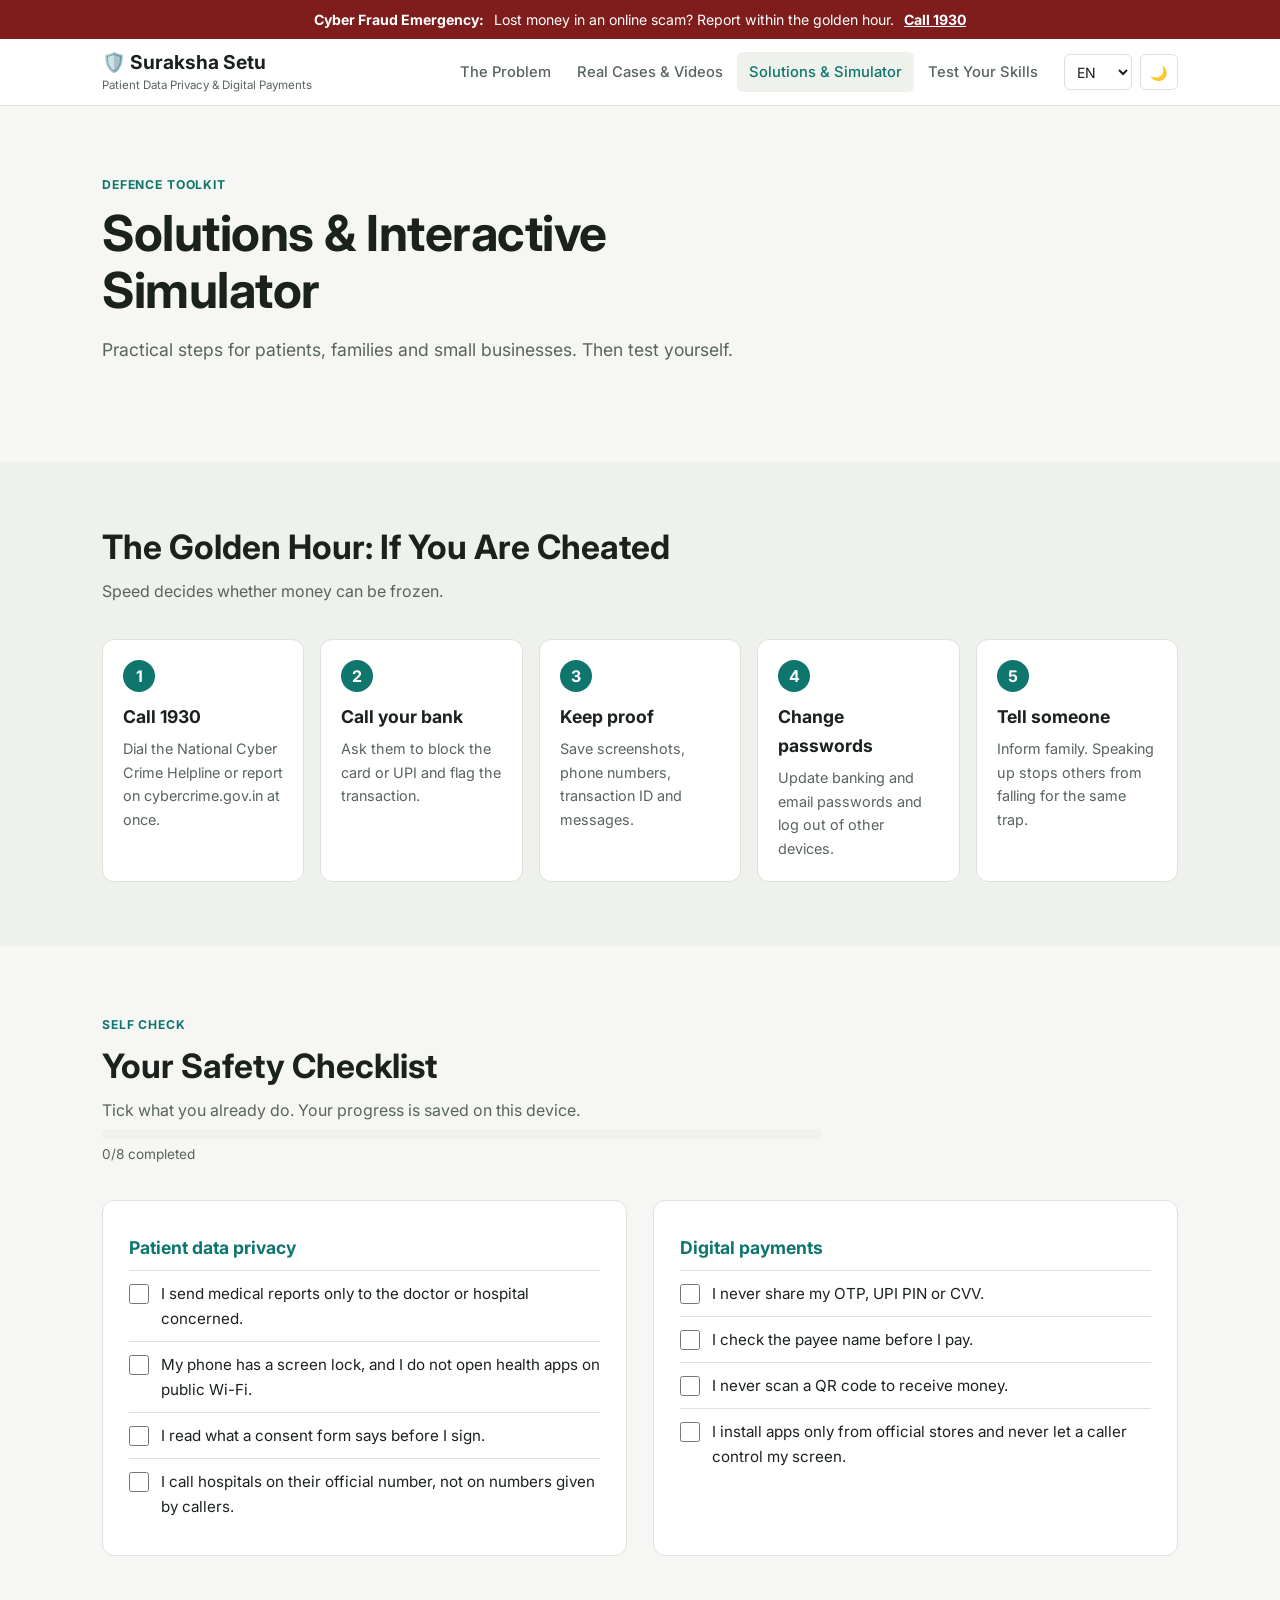
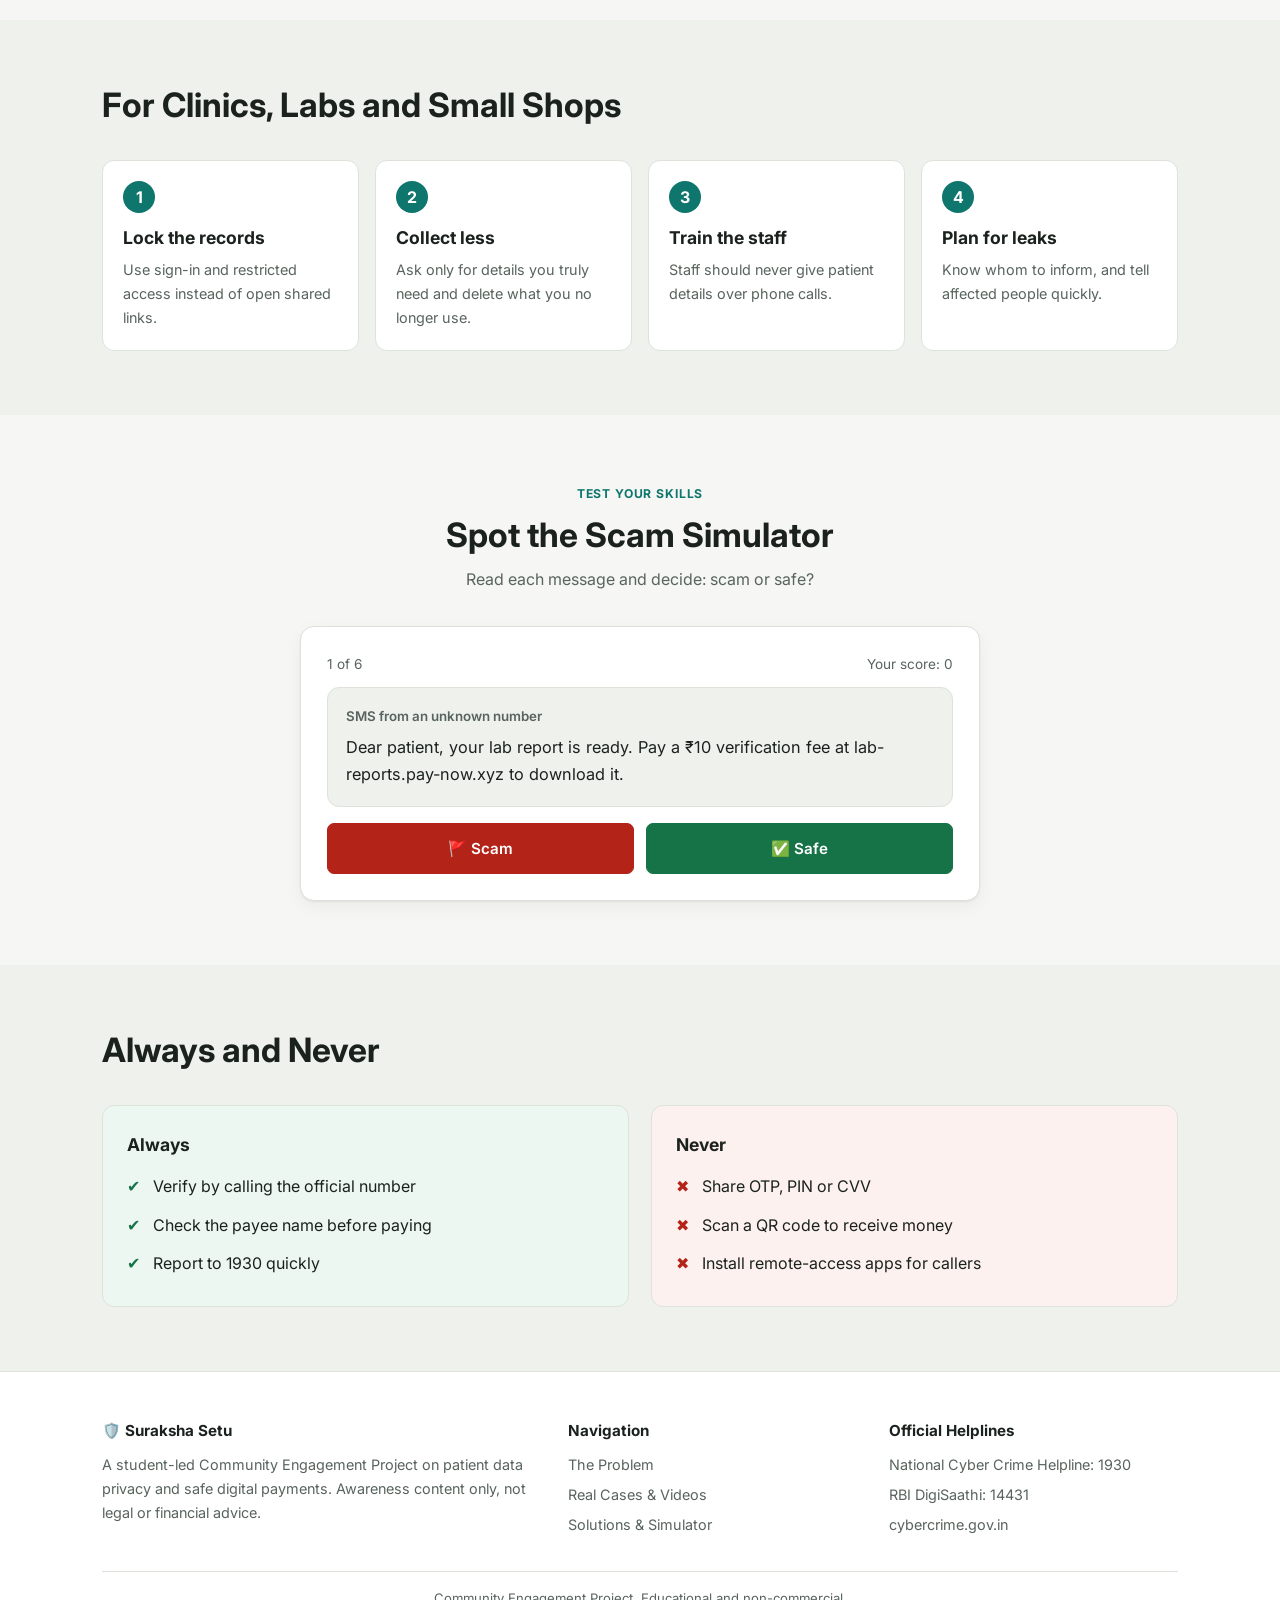
<file: solutions.html>
<!DOCTYPE html>
<html lang="en">
<head>
<meta charset="UTF-8">
<meta name="viewport" content="width=device-width, initial-scale=1">
<meta name="description" content="Community awareness project on patient data privacy and safe digital payments in English, Hindi and Marathi.">
<title>Suraksha Setu</title>
<link rel="preconnect" href="https://fonts.googleapis.com">
<link rel="preconnect" href="https://fonts.gstatic.com" crossorigin>
<link href="https://fonts.googleapis.com/css2?family=Inter:wght@400;500;600;700;800&family=Noto+Sans+Devanagari:wght@400;500;600;700&display=swap" rel="stylesheet">
<link rel="stylesheet" href="style.css">
<script src="lang.js"></script>
<script src="app.js" defer></script>
</head>
<body data-title="n3">
<div class="alertbar"><div class="wrap"><b data-i18n="al_b"></b><span data-i18n="al_t"></span><a href="tel:1930" data-i18n="al_h"></a></div></div>
<header><div class="wrap bar">
 <a class="brand" href="index.html"><b>🛡️ <span data-i18n="brand">Suraksha Setu</span></b><small data-i18n="brand_s"></small></a>
 <nav>
  <a href="index.html" data-i18n="n1">The Problem</a>
  <a href="cases.html" data-i18n="n2">Real Cases & Videos</a>
  <a href="solutions.html" class="on" data-i18n="n3">Solutions & Simulator</a>
  <a href="solutions.html#interactive-sim" data-i18n="n4">Test Your Skills</a>
 </nav>
 <div class="tools">
  <select id="langSel" aria-label="Language"><option value="en">EN</option><option value="hi">हिंदी</option><option value="mr">मराठी</option></select>
  <button class="ib" id="themeBtn" aria-label="Theme">🌙</button>
  <button class="ib menu" id="menuBtn" aria-label="Menu">☰</button>
 </div>
</div></header>
<main>
<section><div class="wrap"><div class="head rv"><span class="tag" data-i18n="sl_tag"></span><h1 data-i18n="sl_h1"></h1><p class="lead" data-i18n="sl_p"></p></div></div></section>
<section class="alt" id="emergency-response"><div class="wrap">
 <div class="head rv"><h2 data-i18n="gh_h2"></h2><p data-i18n="gh_p"></p></div>
 <div class="steps rv">
  <div><h3 data-i18n="g1_t"></h3><p data-i18n="g1_d"></p></div><div><h3 data-i18n="g2_t"></h3><p data-i18n="g2_d"></p></div>
  <div><h3 data-i18n="g3_t"></h3><p data-i18n="g3_d"></p></div><div><h3 data-i18n="g4_t"></h3><p data-i18n="g4_d"></p></div>
  <div><h3 data-i18n="g5_t"></h3><p data-i18n="g5_d"></p></div>
 </div>
</div></section>
<section><div class="wrap">
 <div class="head rv"><span class="tag" data-i18n="ck_tag"></span><h2 data-i18n="ck_h2"></h2><p data-i18n="ck_p"></p>
  <div class="prog"><i id="progBar"></i></div><div class="progt"><span id="progNum">0/8</span> <span data-i18n="ck_prog"></span></div></div>
 <div class="ps rv" id="checklist">
  <div class="ck"><h3 data-i18n="ck_a"></h3>
   <label><input type="checkbox"><span data-i18n="ck1"></span></label><label><input type="checkbox"><span data-i18n="ck2"></span></label>
   <label><input type="checkbox"><span data-i18n="ck3"></span></label><label><input type="checkbox"><span data-i18n="ck4"></span></label></div>
  <div class="ck"><h3 data-i18n="ck_b"></h3>
   <label><input type="checkbox"><span data-i18n="ck5"></span></label><label><input type="checkbox"><span data-i18n="ck6"></span></label>
   <label><input type="checkbox"><span data-i18n="ck7"></span></label><label><input type="checkbox"><span data-i18n="ck8"></span></label></div>
 </div>
</div></section>
<section class="alt" id="customer-protection"><div class="wrap">
 <div class="head rv"><h2 data-i18n="biz_h2"></h2></div>
 <div class="steps rv">
  <div><h3 data-i18n="biz1_t"></h3><p data-i18n="biz1_d"></p></div><div><h3 data-i18n="biz2_t"></h3><p data-i18n="biz2_d"></p></div>
  <div><h3 data-i18n="biz3_t"></h3><p data-i18n="biz3_d"></p></div><div><h3 data-i18n="biz4_t"></h3><p data-i18n="biz4_d"></p></div>
 </div>
</div></section>
<section id="interactive-sim"><div class="wrap">
 <div class="head center rv" style="text-align:center"><span class="tag" data-i18n="sim_tag"></span><h2 data-i18n="sim_h2"></h2><p data-i18n="sim_p"></p></div>
 <div class="sim rv" id="sim"></div>
</div></section>
<section class="alt"><div class="wrap">
 <div class="head rv"><h2 data-i18n="rl_h2"></h2></div>
 <div class="rules rv">
  <div class="a"><h3 data-i18n="rl_a"></h3><ul><li data-i18n="ra1"></li><li data-i18n="ra2"></li><li data-i18n="ra3"></li></ul></div>
  <div class="n"><h3 data-i18n="rl_n"></h3><ul><li data-i18n="rn1"></li><li data-i18n="rn2"></li><li data-i18n="rn3"></li></ul></div>
 </div>
</div></section>
</main>
<footer><div class="wrap">
 <div class="fg">
  <div><h3>🛡️ <span data-i18n="brand"></span></h3><p data-i18n="f_about"></p></div>
  <div><h3 data-i18n="f_nav"></h3><a href="index.html" data-i18n="n1"></a><a href="cases.html" data-i18n="n2"></a><a href="solutions.html" data-i18n="n3"></a></div>
  <div><h3 data-i18n="f_help"></h3><a href="tel:1930" data-i18n="f_h1"></a><a href="tel:14431" data-i18n="f_h2"></a><a href="https://cybercrime.gov.in" target="_blank" rel="noopener">cybercrime.gov.in</a></div>
 </div>
 <div class="copy" data-i18n="f_copy"></div>
</div></footer>
<button id="top" aria-label="Top">↑</button>
</body></html>
</file>
<file: style.css>
:root{--bg:#f6f7f4;--surface:#fff;--alt:#eef1ec;--text:#1b221e;--muted:#58645d;--line:#dde2db;--accent:#0f766e;--accent-2:#0b5a54;--on-accent:#fff;--bad:#b42318;--bad-bg:#fdf1ef;--good:#157347;--good-bg:#edf7f1;--warn:#9a3412;--alert:#7f1d1d;--shadow:0 1px 2px rgba(0,0,0,.06),0 6px 18px rgba(0,0,0,.05)}
[data-theme=dark]{--bg:#0f1311;--surface:#171d1a;--alt:#1d2420;--text:#e8eee9;--muted:#9aa8a0;--line:#2a332e;--accent:#2dd4bf;--accent-2:#5eead4;--on-accent:#06201c;--bad:#ff8a7a;--bad-bg:#2a1a18;--good:#6fd39a;--good-bg:#14261b;--warn:#fdba74;--alert:#450a0a;--shadow:none}
*{box-sizing:border-box;margin:0;padding:0}
html{scroll-behavior:smooth}
body{font-family:'Inter','Noto Sans Devanagari',system-ui,sans-serif;background:var(--bg);color:var(--text);line-height:1.65;transition:background .25s,color .25s}
a{color:var(--accent)}
img{max-width:100%;display:block}
.wrap{max-width:1120px;margin:0 auto;padding:0 22px}
/* alert bar */
.alertbar{background:var(--alert);color:#fff;font-size:.88rem;padding:8px 0}
.alertbar .wrap{display:flex;justify-content:center;gap:10px;flex-wrap:wrap;text-align:center}
.alertbar a{color:#fff;font-weight:700}
/* header */
header{position:sticky;top:0;z-index:60;background:var(--surface);border-bottom:1px solid var(--line)}
.bar{display:flex;align-items:center;gap:14px;min-height:66px}
.brand{text-decoration:none;color:var(--text);line-height:1.2;margin-right:auto}
.brand b{font-size:1.2rem;display:block}
.brand b i{font-style:normal;color:var(--accent)}
.brand small{color:var(--muted);font-size:.72rem}
nav{display:flex;gap:2px}
nav a{padding:8px 12px;border-radius:6px;text-decoration:none;color:var(--muted);font-weight:500;font-size:.92rem;white-space:nowrap}
nav a:hover{background:var(--alt);color:var(--text)}
nav a.on{color:var(--accent);background:var(--alt)}
.tools{display:flex;gap:8px}
.tools select,.ib{font:inherit;font-size:.88rem;background:var(--surface);color:var(--text);border:1px solid var(--line);border-radius:6px;padding:6px 8px;cursor:pointer}
.ib{width:38px;height:36px;padding:0}
.menu{display:none}
/* generic */
section{padding:64px 0}
section.alt{background:var(--alt)}
.tag{display:inline-block;font-size:.76rem;font-weight:700;letter-spacing:.07em;text-transform:uppercase;color:var(--accent);margin-bottom:10px}
h1{font-size:clamp(2rem,4.6vw,3.1rem);line-height:1.15;margin-bottom:16px;letter-spacing:-.01em}
h2{font-size:clamp(1.55rem,3vw,2.1rem);line-height:1.25;margin-bottom:10px}
h3{font-size:1.1rem;margin-bottom:6px}
.lead{color:var(--muted);font-size:1.1rem;max-width:640px}
.head{max-width:720px;margin-bottom:34px}
.head p{color:var(--muted)}
.center{text-align:center;margin-left:auto;margin-right:auto}
.btn{display:inline-block;padding:12px 22px;border-radius:7px;font-weight:600;text-decoration:none;border:1.5px solid var(--accent);background:var(--accent);color:var(--on-accent);margin:0 8px 10px 0;cursor:pointer;font:inherit;font-weight:600;font-size:.95rem;transition:transform .15s}
.btn:hover{transform:translateY(-2px)}
.btn.alt{background:transparent;color:var(--accent)}
.grid2{display:grid;grid-template-columns:1.05fr .95fr;gap:44px;align-items:center}
.grid3{display:grid;grid-template-columns:repeat(auto-fit,minmax(280px,1fr));gap:22px}
.card{background:var(--surface);border:1px solid var(--line);border-radius:12px;overflow:hidden;box-shadow:var(--shadow);display:flex;flex-direction:column}
.card .body{padding:22px}
.card p{color:var(--muted);font-size:.95rem}
.card ul{list-style:none;margin-top:12px}
.card li{font-size:.92rem;padding:6px 0 6px 22px;position:relative;border-top:1px dashed var(--line)}
.card li::before{content:'▸';position:absolute;left:2px;color:var(--accent)}
.img{position:relative;background:var(--alt);overflow:hidden;aspect-ratio:16/10}
.img img{width:100%;height:100%;object-fit:cover}
.img .ph{display:none;position:absolute;inset:0;align-items:center;justify-content:center;font-size:3.4rem}
.img.failed .ph{display:flex}
.img.failed img{display:none}
.hero-img{border-radius:14px;border:1px solid var(--line);aspect-ratio:4/3}
/* stats */
.stats{background:var(--surface);border-top:1px solid var(--line);border-bottom:1px solid var(--line)}
.stats .wrap{display:grid;grid-template-columns:repeat(auto-fit,minmax(200px,1fr))}
.stat{padding:28px 18px;border-right:1px solid var(--line)}
.stat:last-child{border-right:0}
.stat b{font-size:2.3rem;color:var(--accent);display:block;line-height:1.1}
.stat span{font-size:.88rem;color:var(--muted)}
/* loop */
.loop{display:grid;grid-template-columns:repeat(auto-fit,minmax(220px,1fr));gap:0;counter-reset:s;border:1px solid var(--line);border-radius:12px;overflow:hidden;background:var(--surface)}
.loop div{padding:26px 22px;border-right:1px solid var(--line);position:relative}
.loop div:last-child{border-right:0}
.loop div::before{counter-increment:s;content:'0' counter(s);font-size:2.1rem;font-weight:800;color:var(--accent);opacity:.35;display:block;line-height:1;margin-bottom:10px}
.loop p{color:var(--muted);font-size:.92rem}
/* problem/solution */
.ps{display:grid;grid-template-columns:1fr 1fr;gap:26px}
.col{border-radius:12px;padding:26px;border:1px solid var(--line);border-top-width:5px}
.col.bad{background:var(--bad-bg);border-top-color:var(--bad)}
.col.good{background:var(--good-bg);border-top-color:var(--good)}
.col.bad>h3{color:var(--bad)}
.col.good>h3{color:var(--good)}
.col>h3{font-size:1.25rem;margin-bottom:14px}
.col .it{padding:12px 0;border-top:1px solid var(--line)}
.col .it b{display:block}
.col .it span{color:var(--muted);font-size:.93rem}
.mlist{list-style:none;margin-top:16px}
.mlist li{padding:8px 0 8px 30px;position:relative}
.mlist li::before{content:'✔';position:absolute;left:0;color:var(--accent);font-weight:700}
.cta{background:var(--accent);color:var(--on-accent);text-align:center;border-radius:14px;padding:46px 24px}
.cta p{margin:6px auto 20px;max-width:560px;opacity:.9}
.cta .btn{background:var(--on-accent);color:var(--accent);border-color:var(--on-accent);margin:0}
/* videos */
.vids{display:grid;grid-template-columns:repeat(auto-fit,minmax(300px,1fr));gap:22px}
.vid{background:var(--surface);border:1px solid var(--line);border-radius:12px;overflow:hidden;box-shadow:var(--shadow)}
.vid .fr{aspect-ratio:16/9;background:#000}
.vid iframe{width:100%;height:100%;border:0;display:block}
.vid .lk{aspect-ratio:16/9;display:flex;flex-direction:column;align-items:center;justify-content:center;gap:6px;background:var(--alt);text-decoration:none;color:var(--text);font-size:2.2rem}
.vid .lk span{font-size:.88rem;color:var(--accent);font-weight:600}
.vid .m{padding:14px 18px}
.vid .m small{color:var(--muted)}
/* cases */
.case{display:grid;grid-template-columns:.8fr 1.2fr;gap:0;background:var(--surface);border:1px solid var(--line);border-radius:12px;overflow:hidden;margin-bottom:26px;box-shadow:var(--shadow)}
.case:nth-child(even){grid-template-columns:1.2fr .8fr}
.case:nth-child(even) .img{order:2}
.case .img{aspect-ratio:auto;min-height:260px}
.case .body{padding:28px}
.sev{display:inline-block;background:var(--bad-bg);color:var(--bad);font-size:.74rem;font-weight:700;padding:3px 10px;border-radius:99px;margin-bottom:10px}
.case p{color:var(--muted);font-size:.95rem;margin-bottom:12px}
.hd{border-radius:8px;padding:11px 14px;font-size:.9rem;margin-top:8px}
.hd.h{background:var(--bad-bg);border-left:4px solid var(--bad)}
.hd.d{background:var(--good-bg);border-left:4px solid var(--good)}
.hd b{display:block;font-size:.72rem;letter-spacing:.06em;text-transform:uppercase}
.hd.h b{color:var(--bad)}.hd.d b{color:var(--good)}
/* steps */
.steps{display:grid;grid-template-columns:repeat(auto-fit,minmax(190px,1fr));gap:16px;counter-reset:g}
.steps div{background:var(--surface);border:1px solid var(--line);border-radius:12px;padding:20px}
.steps div::before{counter-increment:g;content:counter(g);width:32px;height:32px;border-radius:50%;background:var(--accent);color:var(--on-accent);display:flex;align-items:center;justify-content:center;font-weight:700;margin-bottom:10px}
.steps p{color:var(--muted);font-size:.9rem}
/* checklist */
.ck{background:var(--surface);border:1px solid var(--line);border-radius:12px;padding:26px}
.ck h3{margin:6px 0 8px;color:var(--accent)}
.ck label{display:flex;gap:12px;align-items:flex-start;padding:10px 0;border-top:1px solid var(--line);cursor:pointer;font-size:.95rem}
.ck input{width:20px;height:20px;accent-color:var(--accent);flex:none;margin-top:3px}
.prog{height:10px;background:var(--alt);border-radius:99px;overflow:hidden;margin:6px 0 4px}
.prog i{display:block;height:100%;width:0;background:var(--accent);transition:width .3s}
.progt{font-size:.85rem;color:var(--muted);margin-bottom:12px}
/* simulator */
.sim{max-width:680px;margin:0 auto;background:var(--surface);border:1px solid var(--line);border-radius:14px;padding:26px;box-shadow:var(--shadow)}
.sim .top{display:flex;justify-content:space-between;color:var(--muted);font-size:.85rem;margin-bottom:12px}
.msg{background:var(--alt);border-radius:12px;padding:18px;border:1px solid var(--line);margin-bottom:16px}
.msg small{color:var(--muted);display:block;margin-bottom:6px;font-weight:600}
.msg p{font-size:1.02rem}
.sim .row{display:flex;gap:12px;flex-wrap:wrap}
.sim .row .btn{margin:0;flex:1;min-width:140px;text-align:center}
.btn.red{background:var(--bad);border-color:var(--bad);color:#fff}
.btn.grn{background:var(--good);border-color:var(--good);color:#fff}
[data-theme=dark] .btn.red,[data-theme=dark] .btn.grn{color:#0b0b0b}
.fb{margin-top:16px;padding:14px;border-radius:8px;font-size:.95rem}
.fb.ok{background:var(--good-bg);border-left:4px solid var(--good)}
.fb.no{background:var(--bad-bg);border-left:4px solid var(--bad)}
.fb button{margin-top:12px}
.res{text-align:center;padding:10px}
.res b{font-size:3rem;color:var(--accent);display:block}
.rules{display:grid;grid-template-columns:1fr 1fr;gap:22px}
.rules div{border-radius:12px;padding:24px;border:1px solid var(--line)}
.rules .a{background:var(--good-bg)}.rules .n{background:var(--bad-bg)}
.rules h3{margin-bottom:8px}
.rules li{list-style:none;padding:6px 0 6px 26px;position:relative}
.rules .a li::before{content:'✔';position:absolute;left:0;color:var(--good)}
.rules .n li::before{content:'✖';position:absolute;left:0;color:var(--bad)}
/* footer */
footer{background:var(--surface);border-top:1px solid var(--line);padding:46px 0 22px}
.fg{display:grid;grid-template-columns:1.5fr 1fr 1fr;gap:32px}
footer h3{font-size:.95rem;margin-bottom:10px}
footer p,footer a{font-size:.9rem;color:var(--muted);text-decoration:none;display:block;margin-bottom:6px}
footer a:hover{color:var(--accent)}
.copy{border-top:1px solid var(--line);margin-top:28px;padding-top:16px;font-size:.82rem;color:var(--muted);text-align:center}
/* toast + utils */
#toast{position:fixed;left:50%;bottom:24px;transform:translate(-50%,170%);background:var(--surface);color:var(--text);border:1px solid var(--line);border-radius:14px;padding:20px;width:min(94vw,450px);box-shadow:0 12px 36px rgba(0,0,0,.3);z-index:120;transition:transform .4s ease;text-align:center}
#toast.show{transform:translate(-50%,0)}
#toast p{color:var(--muted);font-size:.9rem;margin:2px 0 14px}
#toast .row{display:flex;gap:8px;justify-content:center;flex-wrap:wrap}
#toast .btn{margin:0}
#top{position:fixed;right:18px;bottom:18px;width:42px;height:42px;border-radius:50%;border:0;background:var(--accent);color:var(--on-accent);font-size:1.1rem;cursor:pointer;opacity:0;pointer-events:none;transition:opacity .2s;z-index:70}
#top.on{opacity:1;pointer-events:auto}
.js .rv{opacity:0;transform:translateY(18px);transition:opacity .6s ease,transform .6s ease}
.js .rv.in{opacity:1;transform:none}
@media(prefers-reduced-motion:reduce){.js .rv{opacity:1;transform:none;transition:none}html{scroll-behavior:auto}}
@media(max-width:900px){
 .menu{display:block}
 nav{display:none;position:absolute;top:100%;left:0;right:0;background:var(--surface);border-bottom:1px solid var(--line);flex-direction:column;padding:10px 18px}
 nav.open{display:flex}
 .grid2,.ps,.rules,.fg,.case,.case:nth-child(even){grid-template-columns:1fr}
 .case:nth-child(even) .img{order:0}
 .case .img{min-height:200px}
 .stat{border-right:0;border-bottom:1px solid var(--line)}
 .loop div{border-right:0;border-bottom:1px solid var(--line)}
 section{padding:46px 0}
 .brand small{display:none}
}
</file>
